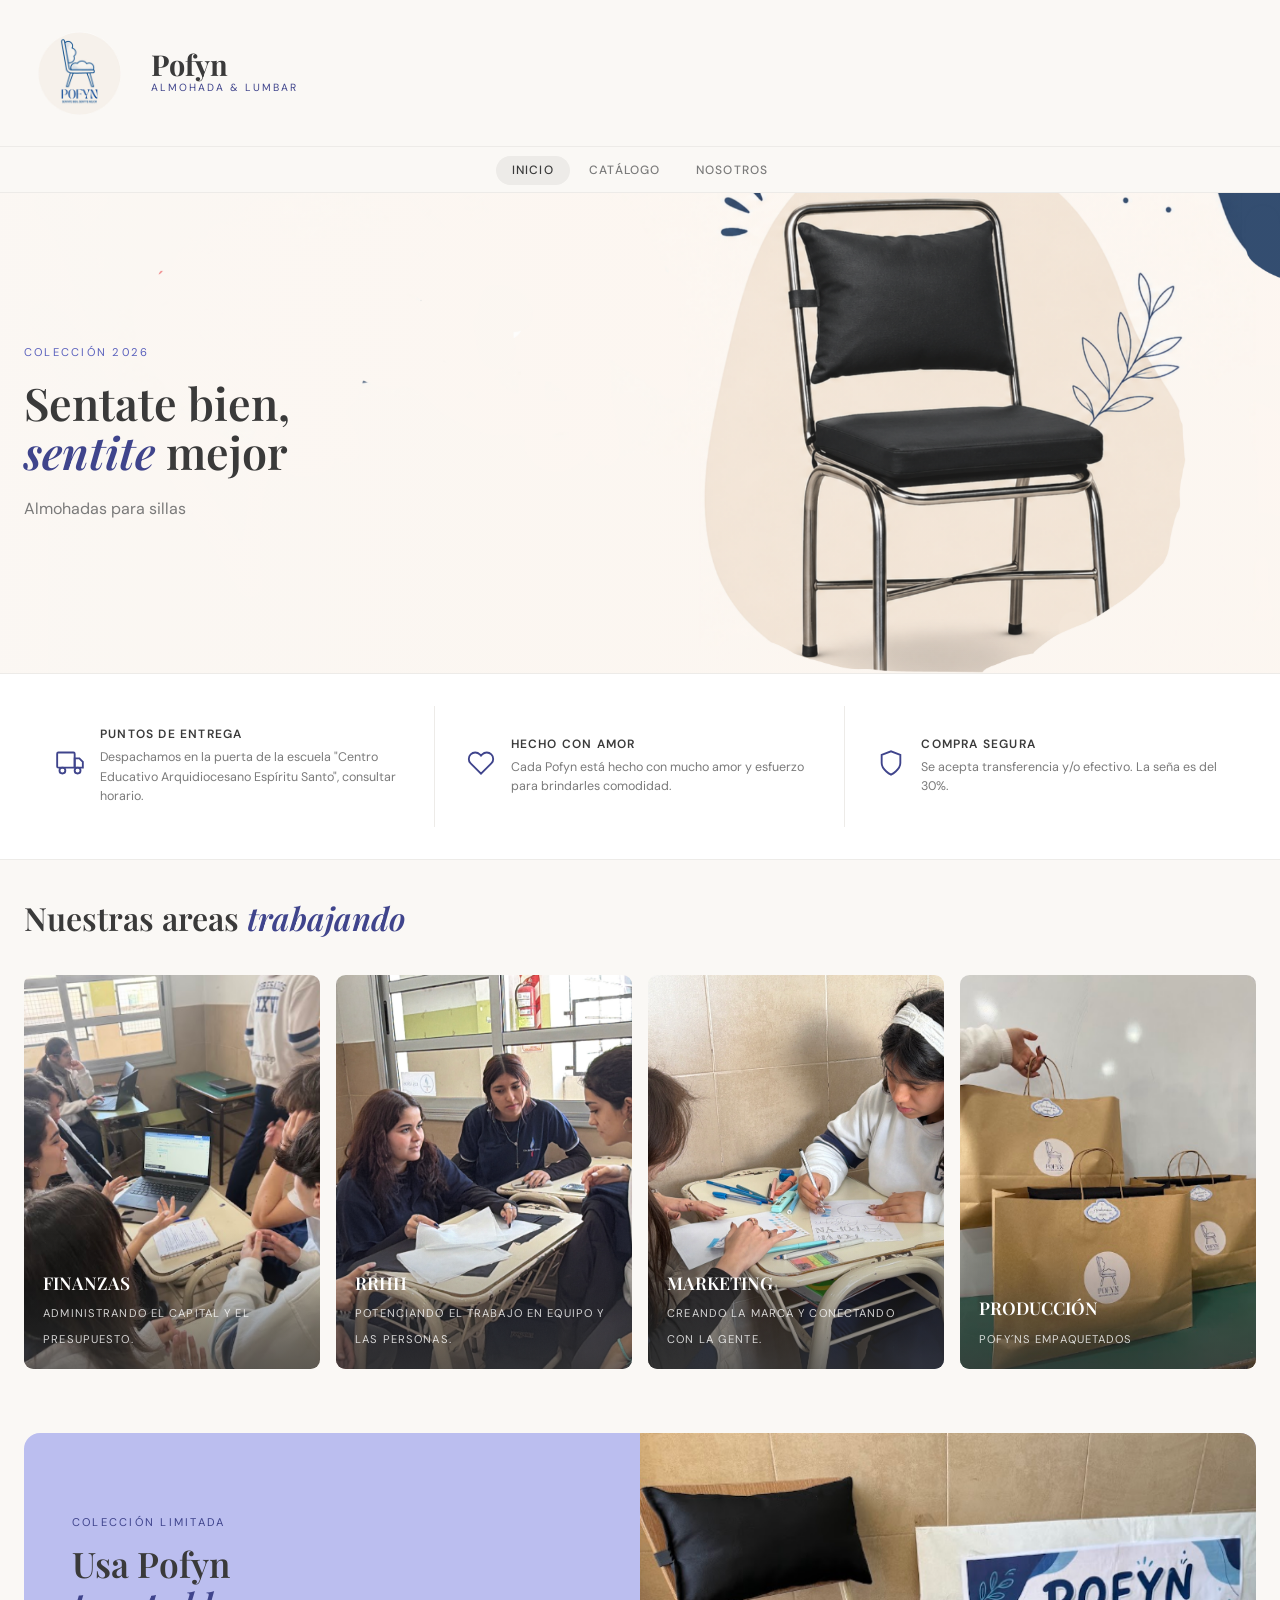
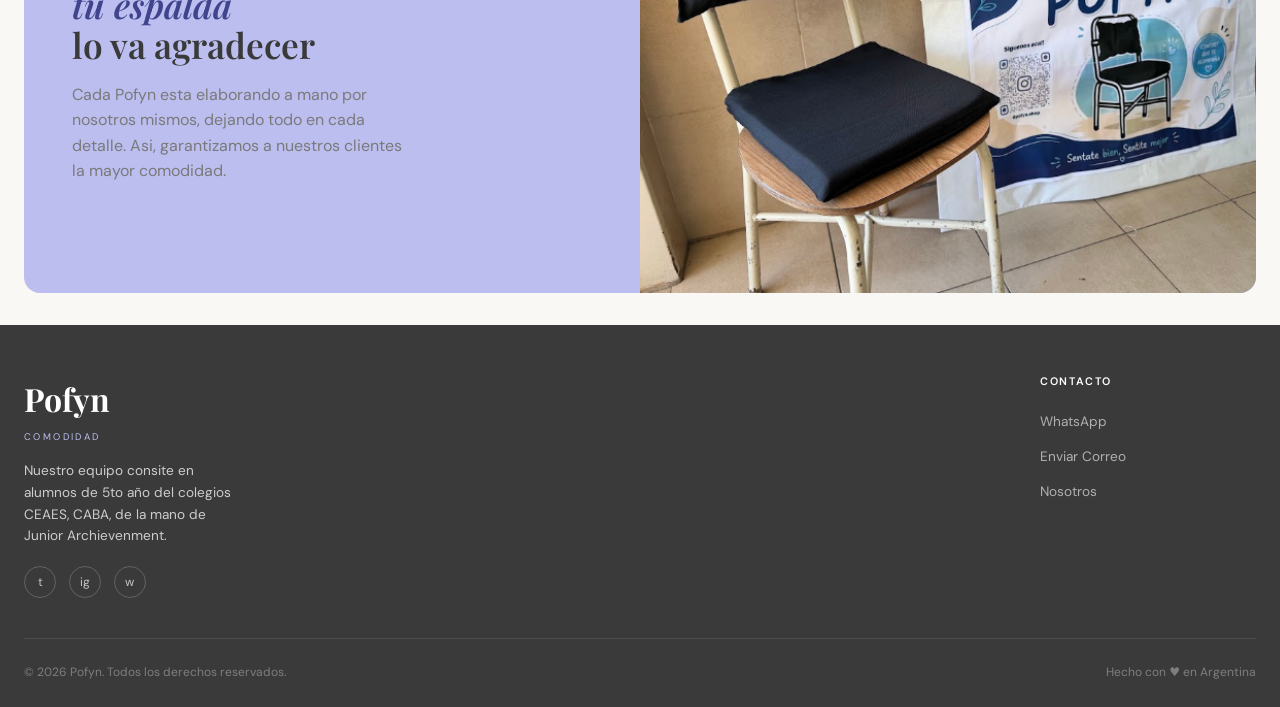
<file: index.html>
<!DOCTYPE html>
<html lang="es">
<head>
  <meta charset="UTF-8" />
  <meta name="viewport" content="width=device-width, initial-scale=1.0" />
  <title>Pofyn — Sentate bien, sentite mejor.</title>
  <link rel="stylesheet" href="./style/styles.css" />
</head>
<body>
  <!-- ══════════════════════════════════════
       HEADER
  ══════════════════════════════════════ -->
  <header class="site-header">
    <div class="container nav-inner">
      <a href="#" class="site-logo-link">
        <img src="./img/logopofyn.png" alt="Pofyn" class="logo">
      </a>
      <div class="site-logo">
        <div class="logo-main">Pofyn</div>
        <div class="logo-sub">almohada &amp; lumbar</div>
      </div>
    </div>

    <!-- Menu principal -->
    <nav class="nav-menu">
      <div class="container">
        <ul>
          <li><a href="./index.html" class="active">Inicio</a></li>
          <li><a href="./catalogo.html">Catálogo</a></li>
          <li><a href="./nosotros.html">Nosotros</a></li>
        </ul>
      </div>
    </nav>
  </header>

  <!-- ══════════════════════════════════════
       HERO
  ══════════════════════════════════════ -->
  <section class="hero">
    <img
      class="hero-image"
      src="./img/banner.png"
      alt="Almohadas ergonomicas Pofyn"
    />
    <div class="hero-overlay"></div>
    <div class="hero-content">
      <p class="hero-eyebrow">Colección 2026</p>
      <h1 class="hero-title">
        Sentate bien,<br><em>sentite</em> mejor
      </h1>
      <p class="hero-desc">Almohadas para sillas</p>
      <div class="hero-actions">
      </div>
    </div>
  </section>

  <!-- ══════════════════════════════════════
       BENEFICIOS
  ══════════════════════════════════════ -->
  <section class="benefits">
    <div class="container">
      <div class="benefits-grid">

        <div class="benefit-item">
          <div class="benefit-icon">
            <svg width="28" height="28" viewBox="0 0 24 24" fill="none" stroke="currentColor" stroke-width="1.6"><rect x="1" y="3" width="15" height="13" rx="1"/><path d="M16 8h4l3 3v5h-7V8z"/><circle cx="5.5" cy="18.5" r="2.5"/><circle cx="18.5" cy="18.5" r="2.5"/></svg>
          </div>
          <div>
            <h4>Puntos de entrega</h4>
            <p>Despachamos en la puerta de la escuela "Centro Educativo Arquidiocesano Espíritu Santo", consultar horario.</p>
          </div>
        </div>

        <div class="benefit-item">
          <div class="benefit-icon">
            <svg width="28" height="28" viewBox="0 0 24 24" fill="none" stroke="currentColor" stroke-width="1.6"><path d="M20.84 4.61a5.5 5.5 0 0 0-7.78 0L12 5.67l-1.06-1.06a5.5 5.5 0 0 0-7.78 7.78l1.06 1.06L12 21.23l7.78-7.78 1.06-1.06a5.5 5.5 0 0 0 0-7.78z"/></svg>
          </div>
          <div>
            <h4>Hecho con amor</h4>
            <p>Cada Pofyn está hecho con mucho amor y esfuerzo para brindarles comodidad.</p>
          </div>
        </div>

        <div class="benefit-item">
          <div class="benefit-icon">
            <svg width="28" height="28" viewBox="0 0 24 24" fill="none" stroke="currentColor" stroke-width="1.6"><path d="M12 22s8-4 8-10V5l-8-3-8 3v7c0 6 8 10 8 10z"/></svg>
          </div>
          <div>
            <h4>Compra segura</h4>
            <p>Se acepta transferencia y/o efectivo. La seña es del 30%.</p>
          </div>
        </div>

      </div>
    </div>
  </section>

  <!-- ══════════════════════════════════════
       CATEGORÍAS
  ══════════════════════════════════════ -->
  <section class="categories">
    <div class="container">
      <div class="section-header">
        <h2 class="section-title">Nuestras areas <em>trabajando</em></h2>
      </div>

      <div class="cat-grid">
        <div class="cat-card">
          <img src="./img/rrhh.PNG" alt="Cerámica" />
          <div class="cat-label">
            <h3>FINANZAS</h3>
            <span>Administrando el capital y el presupuesto.</span>
          </div>
        </div>

        <div class="cat-card">
          <img src="./img/general.JPG" alt="direccion general" />
          <div class="cat-label">
            <h3>RRHH</h3>
            <span>Potenciando el trabajo en equipo y las personas.</span>
          </div>
        </div>

        <div class="cat-card">
          <img src="./img/mark.JPG" alt="marketing" />
          <div class="cat-label">
            <h3>MARKETING</h3>
            <span>Creando la marca y conectando con la gente.</span>
          </div>
        </div>

        <div class="cat-card">
          <img src="./img/producto.PNG" alt="Maceteros" />
          <div class="cat-label">
            <h3>PRODUCCIÓN</h3>
            <span>Pofy´ns empaquetados</span>
          </div>
        </div>
      </div>
    </div>
  </section>


  <!-- ══════════════════════════════════════
       BANNER INTERMEDIO
  ══════════════════════════════════════ -->
  <section class="container">
    <div class="mid-banner">
      <div class="mid-banner-text">
        <p class="eyebrow">Colección limitada</p>
        <h2>Usa Pofyn<br><em>tu espalda</em><br>lo va agradecer</h2>
        <p>
          Cada Pofyn esta elaborando a mano por nosotros mismos, dejando todo en cada detalle. Asi, garantizamos a nuestros clientes la mayor comodidad.
        </p>
      </div>
      <div class="mid-banner-image">
        <img
          src="./img/fotobanner2.PNG"
          alt="Artesana trabajando cerámica"
        />
      </div>
    </div>
  </section>


  <!-- ══════════════════════════════════════
       FOOTER
  ══════════════════════════════════════ -->
  <footer class="site-footer">
    <div class="container">
      <div class="footer-grid">

        <div class="footer-brand">
          <div class="logo-footer">Pofyn</div>
          <div class="logo-footer-sub">Comodidad</div>
          <p> Nuestro equipo consite en alumnos de 5to año del colegios <a href="https://ceaes.edu.ar/" target="_blank" rel="noopener noreferrer">CEAES</a>, CABA, de la mano de <a href="https://junior.org.ar/" target="_blank" rel="noopener noreferrer">Junior Archievenment.</a>
          </p>
          <div class="footer-social">
            <a href="https://www.tiktok.com/@pofyn.shop?is_from_webapp=1&sender_device=pc" aria-label="Tik Tok">t</a>
            <a href="https://www.instagram.com/pofyn.shop/" aria-label="Instagram">ig</a>
            <a href="https://wa.me/5491172375045?text=Hola,%20quisiera%20más%20información" target="_blank" rel="noopener noreferrer" aria-label="WhatsApp">w</a>
          </div>
        </div>

        
        <div class="footer-col">
          <h5>Contacto</h5>
          <ul>
            <li><a href="https://wa.me/5491112345678" target="_blank">WhatsApp</a></li>
            <li><a href="mailto:pofyn.emprendimiento@gmail.com">Enviar Correo</a></li>
            <li><a href="./nosotros.html">Nosotros</a></li>
          </ul>
        </div>

      </div>

      <div class="footer-bottom">
        <span>© 2026 Pofyn. Todos los derechos reservados.</span>
        <span>Hecho con ♥ en Argentina</span>
      </div>
    </div>
  </footer>

</body>
</html>
</file>
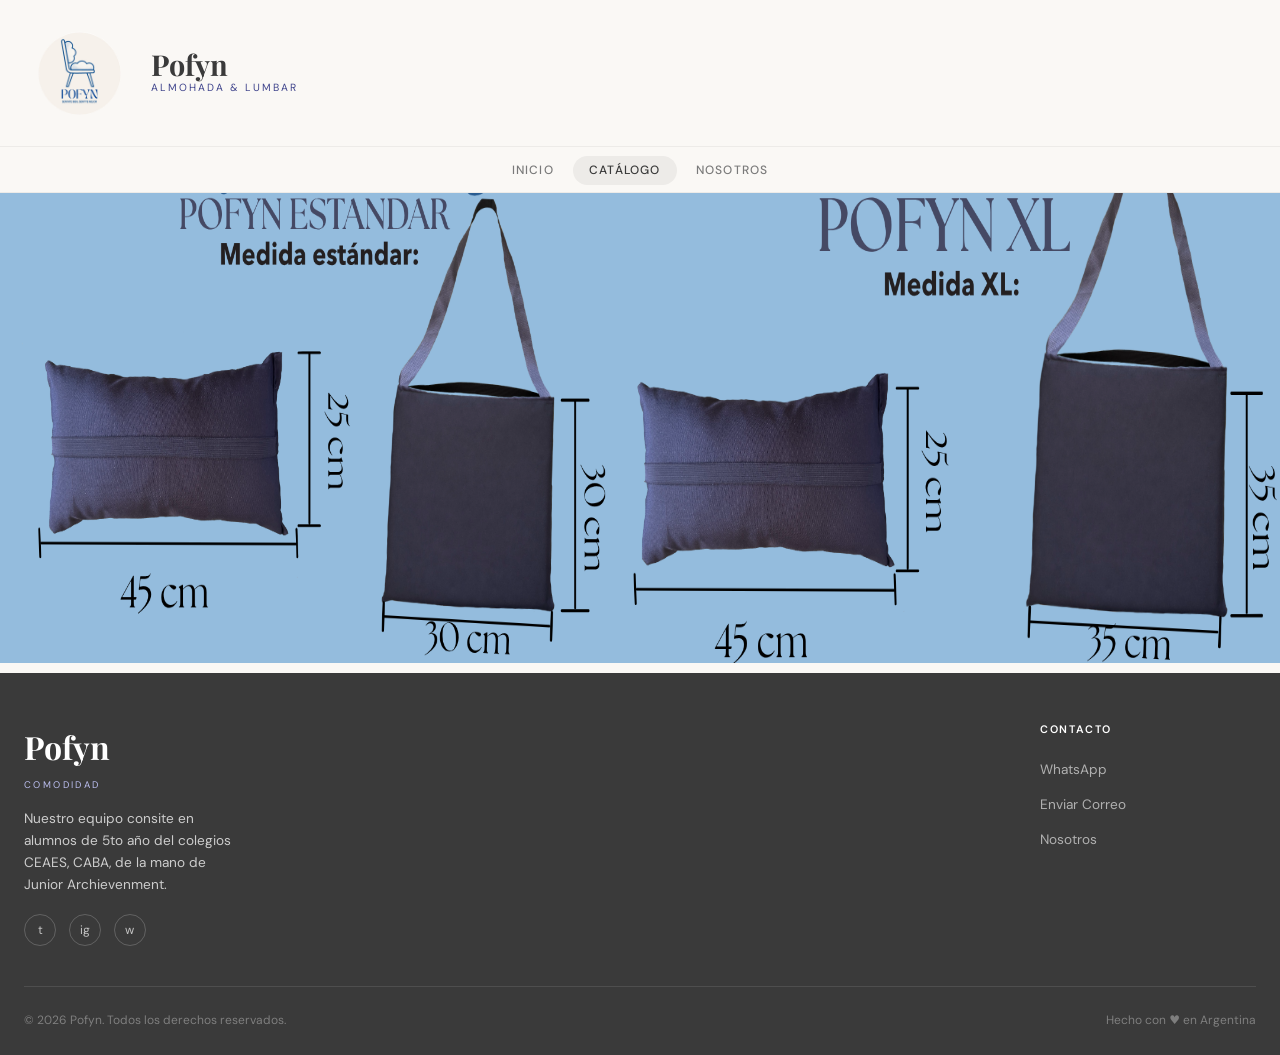
<file: catalogo.html>
<!DOCTYPE html>
<html lang="es">
<head>
  <meta charset="UTF-8" />
  <meta name="viewport" content="width=device-width, initial-scale=1.0" />
  <title>Pofyn — Sentate bien, sentite mejor.</title>
  <link rel="stylesheet" href="./style/styles.css" />
</head>
<body>
  <!-- ══════════════════════════════════════
       HEADER
  ══════════════════════════════════════ -->
  <header class="site-header">
    <div class="container nav-inner">
      <a href="#" class="site-logo-link">
        <img src="./img/logopofyn.png" alt="Pofyn" class="logo">
      </a>
      <div class="site-logo">
        <div class="logo-main">Pofyn</div>
        <div class="logo-sub">almohada &amp; lumbar</div>
      </div>
    </div>

    <!-- Menu principal -->
    <nav class="nav-menu">
      <div class="container">
        <ul>
          <li><a href="./index.html" >Inicio</a></li>
          <li><a href="./catalogo.html" class="active">Catálogo</a></li>
          <li><a href="./nosotros.html">Nosotros</a></li>

          
        </ul>
      </div>
    </nav>
  </header>

  <!-- ══════════════════════════════════════
       HERO
  ══════════════════════════════════════ -->
  <section class="hero">
    <div class="catalogo">
      <div>
        <img src="./img/pofyn1.png" alt="" class="tamanio">
      </div>
      <div>
        <img src="./img/pofyn2.png" alt="" class="tamanio">
      </div>
    
  </section>

<!-- ══════════════════════════════════════
       FOOTER
  ══════════════════════════════════════ -->
  <footer class="site-footer">
    <div class="container">
      <div class="footer-grid">

        <div class="footer-brand">
          <div class="logo-footer">Pofyn</div>
          <div class="logo-footer-sub">Comodidad</div>
          <p> Nuestro equipo consite en alumnos de 5to año del colegios <a href="https://ceaes.edu.ar/" target="_blank" rel="noopener noreferrer">CEAES</a>, CABA, de la mano de <a href="https://junior.org.ar/" target="_blank" rel="noopener noreferrer">Junior Archievenment.</a>
          </p>
          <div class="footer-social">
            <a href="https://www.tiktok.com/@pofyn.shop?is_from_webapp=1&sender_device=pc" aria-label="Tik Tok">t</a>
            <a href="https://www.instagram.com/pofyn.shop/" aria-label="Instagram">ig</a>
            <a href="https://wa.me/5491172375045?text=Hola,%20quisiera%20más%20información" target="_blank" rel="noopener noreferrer" aria-label="WhatsApp">w</a>
          </div>
        </div>

        
        <div class="footer-col">
          <h5>Contacto</h5>
          <ul>
            <li><a href="https://wa.me/5491112345678" target="_blank">WhatsApp</a></li>
            <li><a href="mailto:pofyn.emprendimiento@gmail.com">Enviar Correo</a></li>
            <li><a href="./nosotros.html">Nosotros</a></li>
          </ul>
        </div>

      </div>

      <div class="footer-bottom">
        <span>© 2026 Pofyn. Todos los derechos reservados.</span>
        <span>Hecho con ♥ en Argentina</span>
      </div>
    </div>
  </footer>
</body>
</html>
</file>
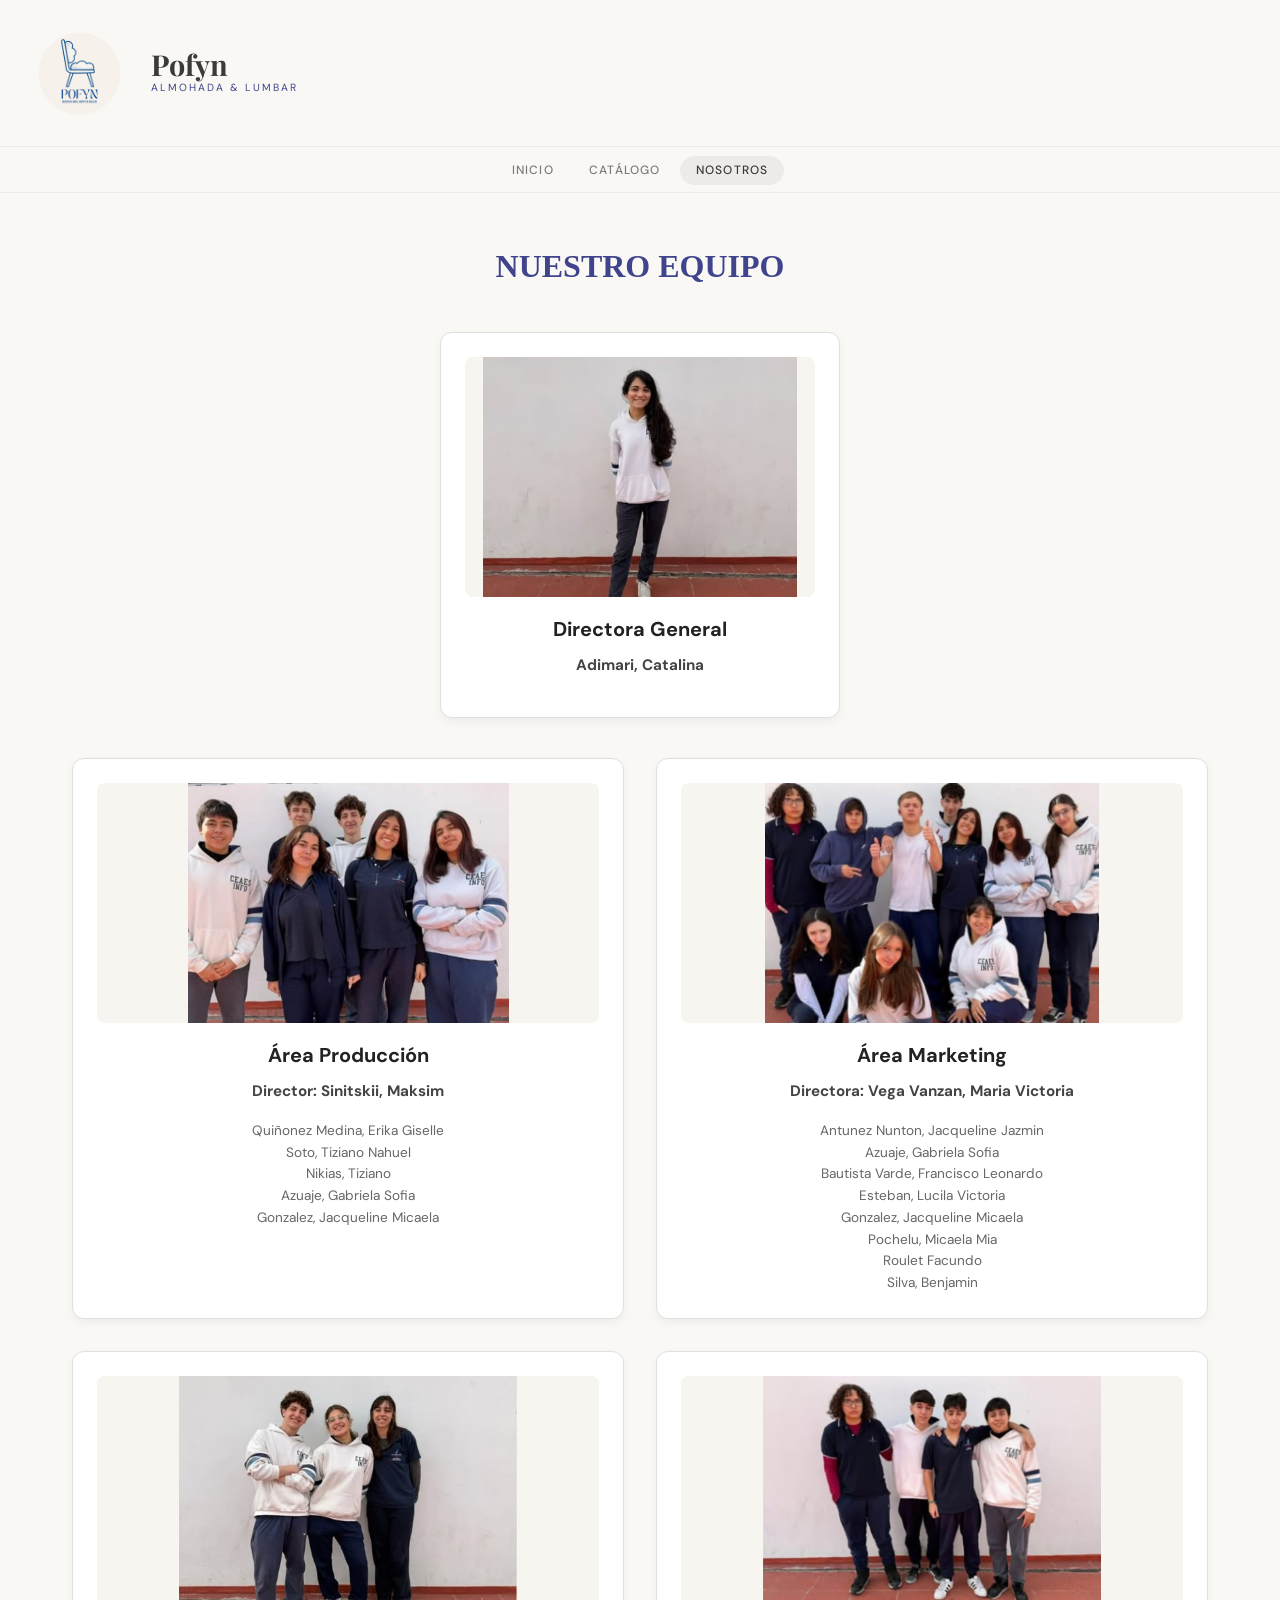
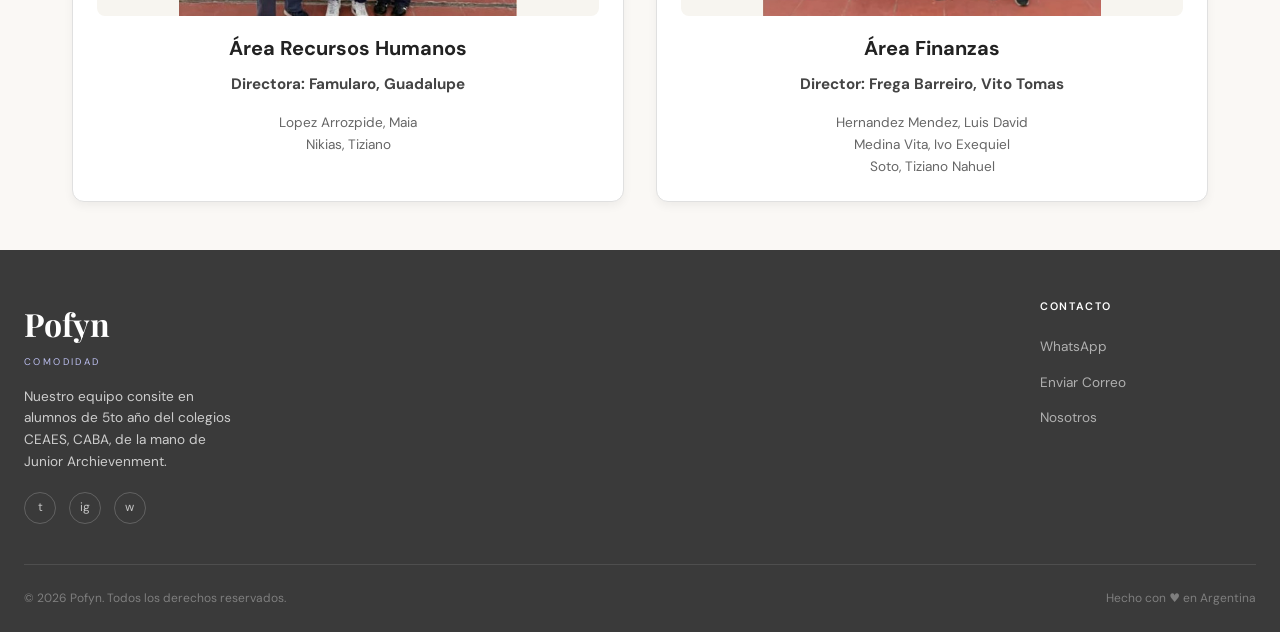
<file: nosotros.html>
<!DOCTYPE html>
<html lang="es">
<head>
  <meta charset="UTF-8" />
  <meta name="viewport" content="width=device-width, initial-scale=1.0" />
  <title>Pofyn — Sentate bien, sentite mejor.</title>
  <link rel="stylesheet" href="./style/styles.css" />
</head>
<body>
  <!-- ══════════════════════════════════════
       HEADER
  ══════════════════════════════════════ -->
  <header class="site-header">
    <div class="container nav-inner">
      <a href="#" class="site-logo-link">
        <img src="./img/logopofyn.png" alt="Pofyn" class="logo">
      </a>
      <div class="site-logo">
        <div class="logo-main">Pofyn</div>
        <div class="logo-sub">almohada &amp; lumbar</div>
      </div>
    </div>

    <!-- Menu principal -->
    <nav class="nav-menu">
      <div class="container">
        <ul>
          <li><a href="./index.html">Inicio</a></li>
          <li><a href="./catalogo.html">Catálogo</a></li>
          <li><a href="./nosotros.html" class="active">Nosotros</a></li>

          
        </ul>
      </div>
    </nav>
  </header>

  <!-- ══════════════════════════════════════
       HERO
  ══════════════════════════════════════ -->
  <section class="equipo-seccion">
    <h2 class="titulo-seccion">NUESTRO EQUIPO</h2>

    <div class="directora-general">
        <div class="card-equipo director-card">
            <img src="img/directora.jpeg" alt="Directora General - Adimari, Catalina" class="foto-equipo">
            <div class="info-equipo">
                <h3>Directora General</h3>
                <p class="nombre-lider">Adimari, Catalina</p>
            </div>
        </div>
    </div>
    
    <div class="grid-areas">
        
        <div class="card-equipo">
            <img src="img/ftPROD.jpeg" alt="Área Producción" class="foto-equipo">
            <div class="info-equipo">
                <h3>Área Producción</h3>
                <p class="nombre-lider">Director: Sinitskii, Maksim</p>
                <ul class="lista-miembros">
                    <li>Quiñonez Medina, Erika Giselle</li>
                    <li>Soto, Tiziano Nahuel</li>
                    <li>Nikias, Tiziano</li>
                    <li>Azuaje, Gabriela Sofia</li>
                    <li>Gonzalez, Jacqueline Micaela</li>
                </ul>
            </div>
        </div>

        <div class="card-equipo">
            <img src="img/ftMARK.jpeg" alt="Área Marketing" class="foto-equipo">
            <div class="info-equipo">
                <h3>Área Marketing</h3>
                <p class="nombre-lider">Directora: Vega Vanzan, Maria Victoria</p>
                <ul class="lista-miembros">
                    <li>Antunez Nunton, Jacqueline Jazmin</li>
                    <li>Azuaje, Gabriela Sofia</li>
                    <li>Bautista Varde, Francisco Leonardo</li>
                    <li>Esteban, Lucila Victoria</li>
                    <li>Gonzalez, Jacqueline Micaela</li>
                    <li>Pochelu, Micaela Mia</li>
                    <li>Roulet Facundo</li>
                    <li>Silva, Benjamin</li>
                </ul>
            </div>
        </div>


        <div class="card-equipo">
            <img src="img/ftRRHH.jpeg" alt="Área Recursos Humanos" class="foto-equipo">
            <div class="info-equipo">
                <h3>Área Recursos Humanos</h3>
                <p class="nombre-lider">Directora: Famularo, Guadalupe</p>
                <ul class="lista-miembros">
                    <li>Lopez Arrozpide, Maia</li>
                    <li>Nikias, Tiziano</li>
                </ul>
            </div>
        </div>

  
        <div class="card-equipo">
            <img src="img/ftFINZ.jpeg" alt="Área Finanzas" class="foto-equipo">
            <div class="info-equipo">
                <h3>Área Finanzas</h3>
                <p class="nombre-lider">Director: Frega Barreiro, Vito Tomas</p>
                <ul class="lista-miembros">
                    <li>Hernandez Mendez, Luis David</li>
                   <li>Medina Vita, Ivo Exequiel</li>
                   <li>Soto, Tiziano Nahuel</li>
   
                </ul>
            </div>
        </div>

    </div>
</section>

<!-- ══════════════════════════════════════
       FOOTER
  ══════════════════════════════════════ -->
  <footer class="site-footer">
    <div class="container">
      <div class="footer-grid">

        <div class="footer-brand">
          <div class="logo-footer">Pofyn</div>
          <div class="logo-footer-sub">Comodidad</div>
          <p> Nuestro equipo consite en alumnos de 5to año del colegios <a href="https://ceaes.edu.ar/" target="_blank" rel="noopener noreferrer">CEAES</a>, CABA, de la mano de <a href="https://junior.org.ar/" target="_blank" rel="noopener noreferrer">Junior Archievenment.</a>
          </p>
          <div class="footer-social">
            <a href="https://www.tiktok.com/@pofyn.shop?is_from_webapp=1&sender_device=pc" aria-label="Tik Tok">t</a>
            <a href="https://www.instagram.com/pofyn.shop/" aria-label="Instagram">ig</a>
            <a href="https://wa.me/5491172375045?text=Hola,%20quisiera%20más%20información" target="_blank" rel="noopener noreferrer" aria-label="WhatsApp">w</a>
          </div>
        </div>

        
        <div class="footer-col">
          <h5>Contacto</h5>
          <ul>
            <li><a href="https://wa.me/5491112345678" target="_blank">WhatsApp</a></li>
            <li><a href="mailto:pofyn.emprendimiento@gmail.com">Enviar Correo</a></li>
            <li><a href="./nosotros.html">Nosotros</a></li>
          </ul>
        </div>

      </div>

      <div class="footer-bottom">
        <span>© 2026 Pofyn. Todos los derechos reservados.</span>
        <span>Hecho con ♥ en Argentina</span>
      </div>
    </div>
  </footer>
</body>
</html>
</file>
<file: style/styles.css>
/* ============================================
   POFYN — Hoja de Estilos (versión simple)
   ============================================ */

@import url('https://fonts.googleapis.com/css2?family=Playfair+Display:ital,wght@0,400;0,600;0,700;1,400;1,600&family=DM+Sans:wght@300;400;500&display=swap');

/* ── Reset ─────────────────────────────────── */
* { box-sizing: border-box; margin: 0; padding: 0; }
body {
  background: #FAF8F5;
  color: #3A3A3A;
  font-family: 'DM Sans', system-ui, sans-serif;
  font-size: 1rem;
  line-height: 1.6;
}
img { display: block; max-width: 100%; }
a { color: inherit; text-decoration: none; }
ul { list-style: none; }

.container {
  width: 100%;
  max-width: 1280px;
  margin-inline: auto;
  padding-inline: 1.5rem;
}

/* ============================================
   HEADER / NAV
   ============================================ */
.site-header {
  background: #FAF8F5;
  border-bottom: 1px solid #EDEBE8;
}

.nav-inner {
  display: flex;
  align-items: center;
  gap: 1rem;
  padding-block: 1.1rem;
}

.logo { width: 111px; height: auto; }

.site-logo .logo-main {
  font-family: 'Playfair Display', Georgia, serif;
  font-size: 1.8rem;
  font-weight: 700;
  color: #3A3A3A;
  line-height: 1;
}

.site-logo .logo-sub {
  font-size: 0.65rem;
  letter-spacing: 0.2em;
  text-transform: uppercase;
  color: #3F448C;
  margin-top: 0.1rem;
}

.nav-menu {
  border-top: 1px solid #EDEBE8;
}

.nav-menu ul {
  display: flex;
  justify-content: center;
  gap: 0.2rem;
  padding-block: 0.6rem;
}

.nav-menu a {
  font-size: 0.75rem;
  letter-spacing: 0.1em;
  text-transform: uppercase;
  font-weight: 500;
  color: #7A7A7A;
  padding: 0.4rem 1rem;
  border-radius: 2rem;
}

.nav-menu a:hover,
.nav-menu a.active {
  background: #EDEBE8;
  color: #3A3A3A;
}

/* ============================================
   HERO
   ============================================ */
.hero {
  position: relative;
  overflow: hidden;
  height: 480px;
}

.hero-image {
  width: 100%;
  height: 100%;
  object-fit: cover;
  object-position: center 60%;
}

.hero-overlay {
  position: absolute;
  inset: 0;
  background: linear-gradient(to right, rgba(250,248,245,0.6) 0%, rgba(250,248,245,0.1) 60%);
}

.catalogo {
  display: flex;
  justify-content: center;
  flex-direction: row;
}

.tamanio {
  height: 470px;
  width: auto;
}

/* Ajustes solo para pantallas pequeñas (celurales) */
 @media (max-width: 768px) {
  .catalogo {
    flex-direction: column;
    align-items: center;
  }

  .tamanio {
    width: 100%;
    height: auto;
    max-width: 100%;
  }
}

.hero-content {
  position: absolute;
  top: 50%;
  left: 1.5rem;
  transform: translateY(-50%);
  max-width: 520px;
}

.hero-eyebrow {
  font-size: 0.7rem;
  letter-spacing: 0.2em;
  text-transform: uppercase;
  color: #5a61bd;
  margin-bottom: 1rem;
}

.hero-title {
  font-family: 'Playfair Display', Georgia, serif;
  font-size: 2.8rem;
  font-weight: 600;
  line-height: 1.1;
  color: #3A3A3A;
  margin-bottom: 1.2rem;
}

.lista{
  font-size: 0.70em;

}

.hero-title em { font-style: italic; color: #3F448C; }

.hero-desc {
  
  color: #7A7A7A;
  max-width: 360px;
}

.hero-actions { display: flex; gap: 1rem; flex-wrap: wrap; }

.btn-primary {
  background: #3F448C;
  color: white;
  font-size: 0.78rem;
  letter-spacing: 0.1em;
  text-transform: uppercase;
  font-weight: 500;
  padding: 0.85rem 2.2rem;
  border-radius: 2rem;
  border: 2px solid #3F448C;
  cursor: pointer;
  display: inline-block;
}
.btn-primary:hover { background: #7178df; border-color: #7178df; }

.btn-outline {
  background: transparent;
  color: #3A3A3A;
  font-size: 0.78rem;
  letter-spacing: 0.1em;
  text-transform: uppercase;
  font-weight: 500;
  padding: 0.85rem 2.2rem;
  border-radius: 2rem;
  border: 2px solid #3A3A3A;
  cursor: pointer;
  display: inline-block;
}
.btn-outline:hover { border-color: #3F448C; color: #3F448C; }


/* Contenedor principal de la sección equipo */
.equipo-seccion {
    padding: 3rem 2rem;
    max-width: 1200px;
    margin: 0 auto;
}

.equipo-seccion .titulo-seccion {
    text-align: center;
    margin-bottom: 2.5rem;
    font-size: 2rem;
    font-family: Georgia, 'Times New Roman', Times, serif;
    color: #3F448C;
}

/* Estilo para destacar a la Directora General arriba sola */
.directora-general {
    display: flex;
    justify-content: center;
    margin-bottom: 2.5rem;
}

.director-card {
    max-width: 400px;
    width: 100%;
}

/* Grilla para las 4 áreas (computadora) */
.grid-areas {
    display: grid;
    grid-template-columns: repeat(2, 1fr);
    gap: 2rem;
}

/* Estilo de cada tarjeta / recuadro */
.card-equipo {
    background: #ffffff;
    border: 1px solid #e0e0e0;
    border-radius: 12px;
    padding: 1.5rem;
    box-shadow: 0 4px 10px rgba(0,0,0,0.05);
    display: flex;
    flex-direction: column;
    align-items: center;
    text-align: center;
    transition: transform 0.3s ease;
}

.card-equipo:hover {
    transform: translateY(-5px);
}

/* Imagen dentro de cada tarjeta */
.foto-equipo {
    width: 100%;
    height: 240px;
    object-fit: contain; 
    background-color: #f7f5f0; 
    border-radius: 8px;
    margin-bottom: 1rem;
}

/* Textos dentro de la tarjeta */
.info-equipo h3 {
    font-size: 1.25rem;
    color: #222;
    margin-bottom: 0.5rem;
}

.nombre-lider {
    font-weight: bold;
    color: #444;
    margin-bottom: 1rem;
    font-size: 0.95rem;
}

.lista-miembros {
    list-style: none;
    padding: 0;
    margin: 0;
    font-size: 0.85rem;
    color: #666;
    line-height: 1.6;
}

/* ========================================== */
/* MEDIA QUERY PARA CELULARES (max-width: 768px) */
/* ========================================== */
@media (max-width: 768px) {
    .grid-areas {
        grid-template-columns: 1fr; /* Pasa a una sola columna en celu */
    }

    .equipo-seccion {
        padding: 1.5rem 1rem;
    }

    .foto-equipo {
        height: 180px; /* Un poco más chica en celulares para ahorrar espacio vertical */
    }
}

/* ============================================
   BENEFICIOS
   ============================================ */
.benefits {
  background: white;
  border-top: 1px solid #EDEBE8;
  border-bottom: 1px solid #EDEBE8;
  padding-block: 2rem;
}

.benefits-grid {
  display: grid;
  grid-template-columns: repeat(auto-fit, minmax(200px, 1fr));
}

.benefit-item {
  display: flex;
  align-items: center;
  gap: 1rem;
  padding: 1.2rem 2rem;
  border-right: 1px solid #EDEBE8;
}
.benefit-item:last-child { border-right: none; }

.benefit-icon { color: #3F448C; flex-shrink: 0; }

.benefit-item h4 {
  font-size: 0.75rem;
  letter-spacing: 0.1em;
  text-transform: uppercase;
  font-weight: 600;
  color: #3A3A3A;
  margin-bottom: 0.2rem;
}

.benefit-item p {
  font-size: 0.78rem;
  color: #7A7A7A;
}

/* ============================================
   CATEGORÍAS
   ============================================ */
.categories { padding-block: 2rem 3rem; }

.section-header {
  display: flex;
  align-items: baseline;
  justify-content: space-between;
  margin-bottom: 2rem;
}

.section-title {
  font-family: 'Playfair Display', Georgia, serif;
  font-size: 2rem;
  font-weight: 600;
  color: #3A3A3A;
}
.section-title em { font-style: italic; color: #3F448C; }

.section-link {
  font-size: 0.75rem;
  letter-spacing: 0.1em;
  text-transform: uppercase;
  color: #3F448C;
  font-weight: 500;
  border-bottom: 1px solid #bbbeef;
}

.cat-grid {
  display: grid;
  grid-template-columns: repeat(4, 1fr);
  gap: 1rem;
}

.cat-card {
  position: relative;
  overflow: hidden;
  border-radius: 0.6rem;
  aspect-ratio: 3/4;
  background: #EDEBE8;
}

.cat-card img { width: 100%; height: 100%; object-fit: cover; }

.cat-label {
  position: absolute;
  bottom: 0; left: 0; right: 0;
  padding: 2.5rem 1.2rem 1.2rem;
  background: linear-gradient(to top, rgba(58,58,58,0.7) 0%, transparent 100%);
  color: white;
}

.cat-label h3 {
  font-family: 'Playfair Display', Georgia, serif;
  font-size: 1.1rem;
  font-weight: 600;
  margin-bottom: 0.15rem;
}

.cat-label span {
  font-size: 0.7rem;
  letter-spacing: 0.1em;
  text-transform: uppercase;
  opacity: 0.8;
}

/* ============================================
   PRODUCTOS DESTACADOS
   ============================================ */
.featured { padding-block: 1rem 3rem; }

.products-grid {
  display: grid;
  grid-template-columns: repeat(4, 1fr);
  gap: 1.4rem;
}

.product-card {
  background: white;
  border-radius: 0.6rem;
  overflow: hidden;
  border: 1px solid #EDEBE8;
}

.product-thumb {
  position: relative;
  overflow: hidden;
  aspect-ratio: 1;
  background: #EDEBE8;
}

.product-thumb img { width: 100%; height: 100%; object-fit: cover; }

.product-badge {
  position: absolute;
  top: 0.75rem; left: 0.75rem;
  background: #3F448C;
  color: white;
  font-size: 0.6rem;
  letter-spacing: 0.1em;
  text-transform: uppercase;
  font-weight: 600;
  padding: 0.25rem 0.65rem;
  border-radius: 2rem;
}
.product-badge.nuevo { background: #8FAF8A; }

.product-info { padding: 1rem 1.1rem 1.2rem; }

.product-info h4 {
  font-family: 'Playfair Display', Georgia, serif;
  font-size: 1rem;
  font-weight: 600;
  color: #3A3A3A;
  margin-bottom: 0.25rem;
}

.product-info .product-cat {
  font-size: 0.7rem;
  letter-spacing: 0.1em;
  text-transform: uppercase;
  color: #7A7A7A;
  margin-bottom: 0.7rem;
}

.product-footer {
  display: flex;
  align-items: center;
  justify-content: space-between;
}

.product-price { font-size: 1.05rem; font-weight: 600; color: #C4785A; }

.btn-add {
  background: #FAF8F5;
  border: 1px solid #EDEBE8;
  color: #3A3A3A;
  font-size: 0.7rem;
  letter-spacing: 0.08em;
  text-transform: uppercase;
  font-weight: 500;
  padding: 0.45rem 0.9rem;
  border-radius: 2rem;
  cursor: pointer;
}
.btn-add:hover { background: #C4785A; border-color: #C4785A; color: white; }

/* ============================================
   BANNER INTERMEDIO
   ============================================ */
.mid-banner {
  margin-block: 1rem 2rem;
  background: #bbbeef;
  border-radius: 1rem;
  overflow: hidden;
  display: grid;
  grid-template-columns: 1fr 1fr;
  align-items: center;
  min-height: 320px;
}

.mid-banner-text { padding: 3rem; }

.mid-banner-text .eyebrow {
  font-size: 0.7rem;
  letter-spacing: 0.2em;
  text-transform: uppercase;
  color: #3F448C;
  margin-bottom: 0.8rem;
}

.mid-banner-text h2 {
  font-family: 'Playfair Display', Georgia, serif;
  font-size: 2.2rem;
  font-weight: 600;
  color: #3A3A3A;
  line-height: 1.15;
  margin-bottom: 1rem;
}
.mid-banner-text h2 em { font-style: italic; color: #3F448C; }

.mid-banner-text p {
  color: #7A7A7A;
  max-width: 340px;
  margin-bottom: 1.8rem;
}

.mid-banner-image { height: 100%; min-height: 320px; }
.mid-banner-image img { width: 100%; height: 100%; object-fit: cover; }

/* ============================================
   NEWSLETTER
   ============================================ */
.newsletter {
  padding-block: 3rem;
  text-align: center;
  border-top: 1px solid #EDEBE8;
}

.newsletter h2 {
  font-family: 'Playfair Display', Georgia, serif;
  font-size: 1.7rem;
  font-weight: 600;
  color: #3A3A3A;
  margin-bottom: 0.5rem;
}

.newsletter p {
  color: #7A7A7A;
  font-size: 0.9rem;
  margin-bottom: 1.5rem;
}

.newsletter-form {
  display: flex;
  gap: 0.6rem;
  max-width: 460px;
  margin-inline: auto;
}

.newsletter-form input {
  flex: 1;
  border: 1px solid #EDEBE8;
  background: white;
  border-radius: 2rem;
  padding: 0.8rem 1.4rem;
  font-size: 0.9rem;
  color: #3A3A3A;
  outline: none;
}
.newsletter-form input:focus { border-color: #3F448C; }

/* ============================================
   FOOTER
   ============================================ */
.site-footer {
  background: #3A3A3A;
  color: rgba(255,255,255,0.75);
  padding-block: 3rem 1.5rem;
}

.footer-grid {
  display: grid;
  grid-template-columns: 1fr 1fr;
  gap: 50rem;
  margin-bottom: 2.5rem;
}

.footer-brand .logo-footer {
  font-family: 'Playfair Display', Georgia, serif;
  font-size: 2rem;
  font-weight: 700;
  color: white;
  margin-bottom: 0.3rem;
}

.footer-brand .logo-footer-sub {
  font-size: 0.6rem;
  letter-spacing: 0.25em;
  text-transform: uppercase;
  color: #bbbeef;
  margin-bottom: 1rem;
}

.footer-brand p { font-size: 0.85rem; max-width: 280px; }

.footer-social { display: flex; gap: 0.8rem; margin-top: 1.2rem; }

.footer-social a {
  width: 2rem; height: 2rem;
  border: 1px solid rgba(255,255,255,0.2);
  border-radius: 50%;
  display: flex; align-items: center; justify-content: center;
  font-size: 0.75rem;
  color: rgba(255,255,255,0.7);
}
.footer-social a:hover { border-color: #bbbeef; color: #bbbeef; }

.footer-col h5 {
  font-size: 0.68rem;
  letter-spacing: 0.15em;
  text-transform: uppercase;
  font-weight: 600;
  color: white;
  margin-bottom: 1.1rem;
}

.footer-col ul { display: flex; flex-direction: column; gap: 0.6rem; }

.footer-col a { font-size: 0.85rem; color: rgba(255,255,255,0.6); }
.footer-col a:hover { color: #bbbeef; }

.footer-bottom {
  border-top: 1px solid rgba(255,255,255,0.1);
  padding-top: 1.5rem;
  display: flex;
  justify-content: space-between;
  align-items: center;
  font-size: 0.75rem;
  color: rgba(255,255,255,0.35);
}

@media (max-width: 768px) {
    .catalogo {
        flex-direction: column;
        align-items: center;
    }

    .tamanio {
        width: 100%;
        height: auto;
        max-width: 100%;
    }

    .footer-grid {
        grid-template-columns: 1fr;
        gap: 2rem;
    }

    .footer-bottom {
        flex-direction: column;
        gap: 0.5rem;
        text-align: center;
    }
}

/* ============================================
   RESPONSIVE
   ============================================ */
@media (max-width: 1024px) {
  .cat-grid { grid-template-columns: repeat(2, 1fr); }
  .products-grid { grid-template-columns: repeat(2, 1fr); }
  .footer-grid { grid-template-columns: 1fr 1fr; }
}

@media (max-width: 768px) {
  .benefits-grid { grid-template-columns: 1fr 1fr; }
  .benefit-item { border-right: none; border-bottom: 1px solid #EDEBE8; }
  .benefit-item:nth-child(odd) { border-right: 1px solid #EDEBE8; }

  .mid-banner { grid-template-columns: 1fr; }
  .mid-banner-image { min-height: 240px; }

  .newsletter-form { flex-direction: column; }

  .footer-grid { grid-template-columns: 1fr 1fr; }
  .footer-bottom { flex-direction: column; gap: 0.5rem; text-align: center; }
}

@media (max-width: 500px) {
  .cat-grid { grid-template-columns: repeat(2, 1fr); gap: 0.6rem; }
  .products-grid { grid-template-columns: 1fr; }
  .benefits-grid { grid-template-columns: 1fr; }
  .benefit-item { border-right: none !important; }
  .footer-grid { grid-template-columns: 1fr; }
}
</file>
